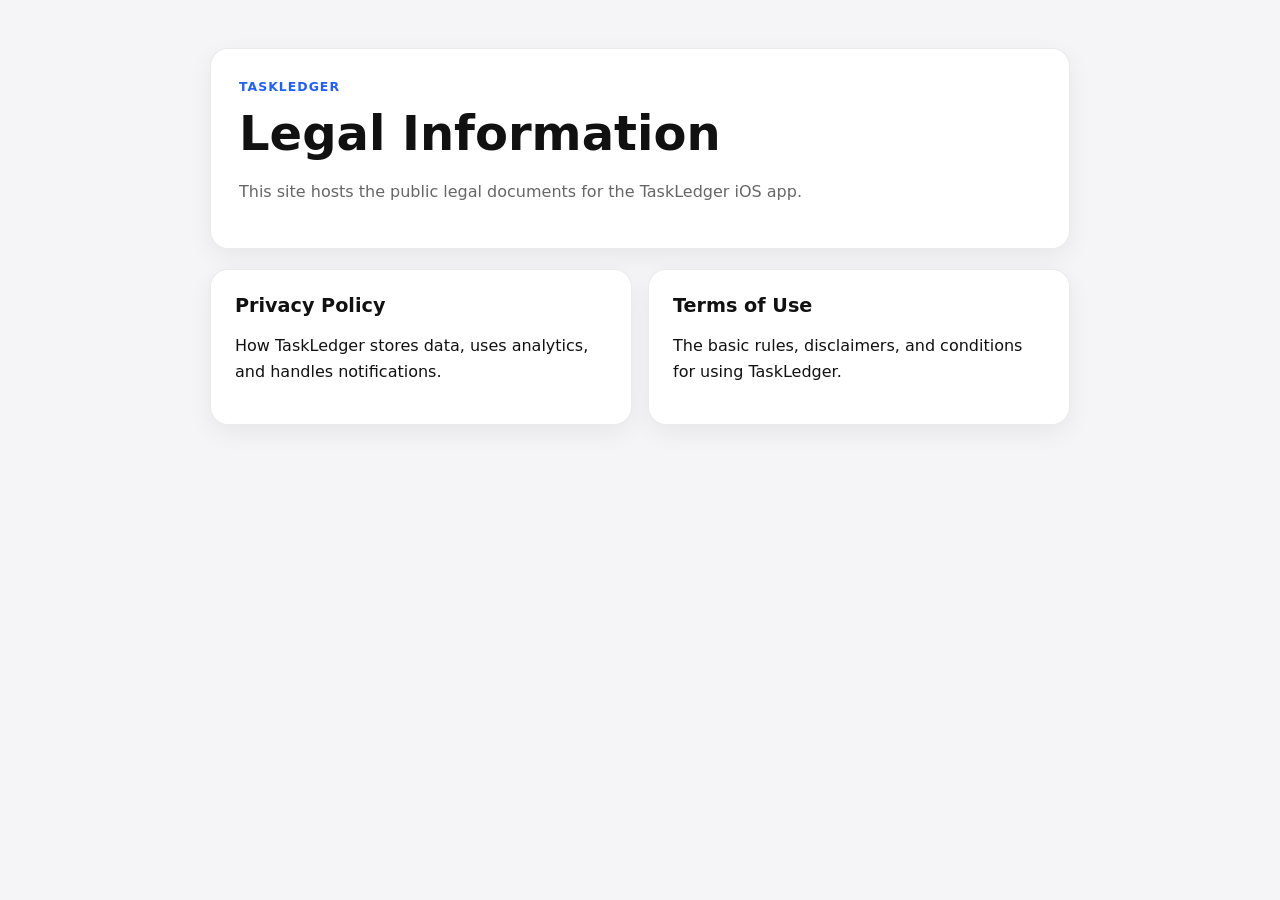
<file: index.html>
<!DOCTYPE html>
<html lang="en">
<head>
    <meta charset="UTF-8">
    <meta name="viewport" content="width=device-width, initial-scale=1.0">
    <title>TaskLedger Legal</title>
    <meta name="description" content="Legal documents for the TaskLedger app.">
    <link rel="stylesheet" href="styles.css">
</head>
<body>
    <main class="container">
        <section class="hero">
            <p class="eyebrow">TaskLedger</p>
            <h1>Legal Information</h1>
            <p class="lead">
                This site hosts the public legal documents for the TaskLedger iOS app.
            </p>
        </section>

        <section class="card-grid">
            <a class="card" href="privacy-policy.html">
                <h2>Privacy Policy</h2>
                <p>How TaskLedger stores data, uses analytics, and handles notifications.</p>
            </a>

            <a class="card" href="terms-of-use.html">
                <h2>Terms of Use</h2>
                <p>The basic rules, disclaimers, and conditions for using TaskLedger.</p>
            </a>
        </section>
    </main>
</body>
</html>
</file>
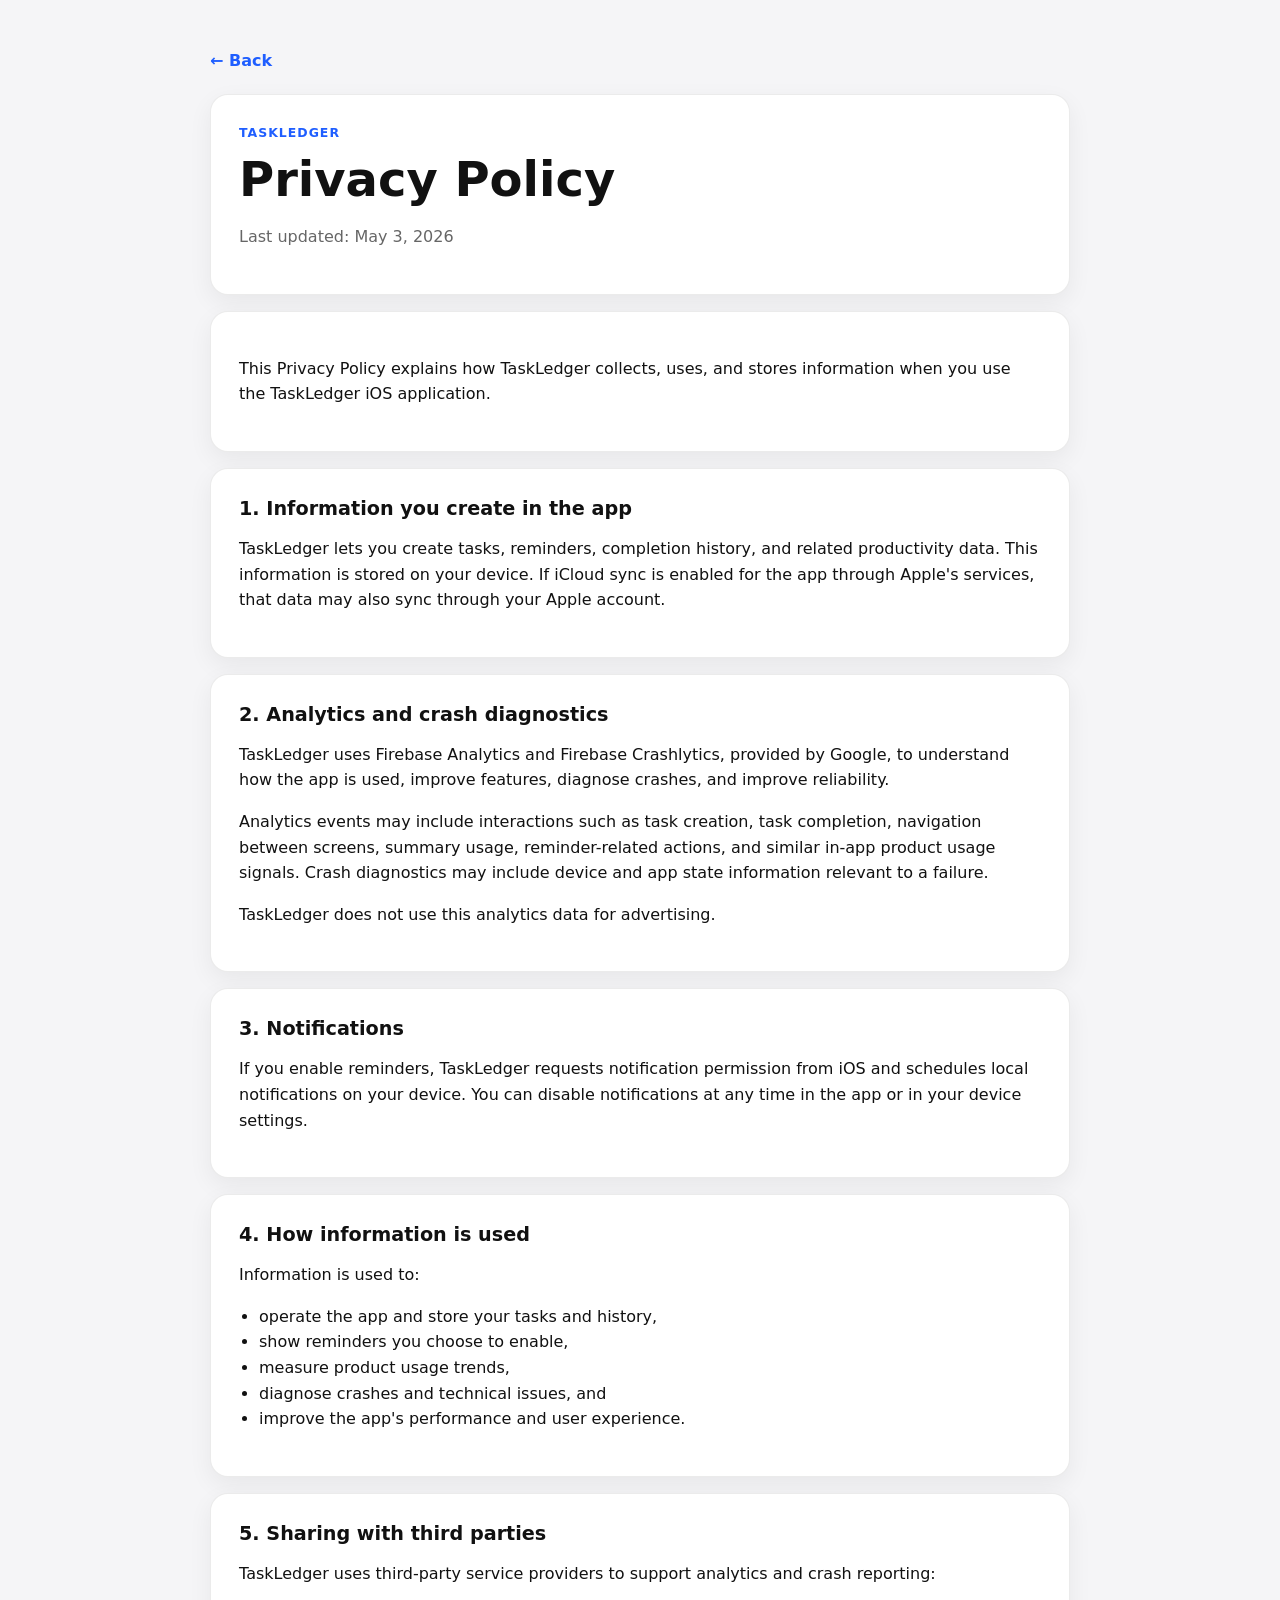
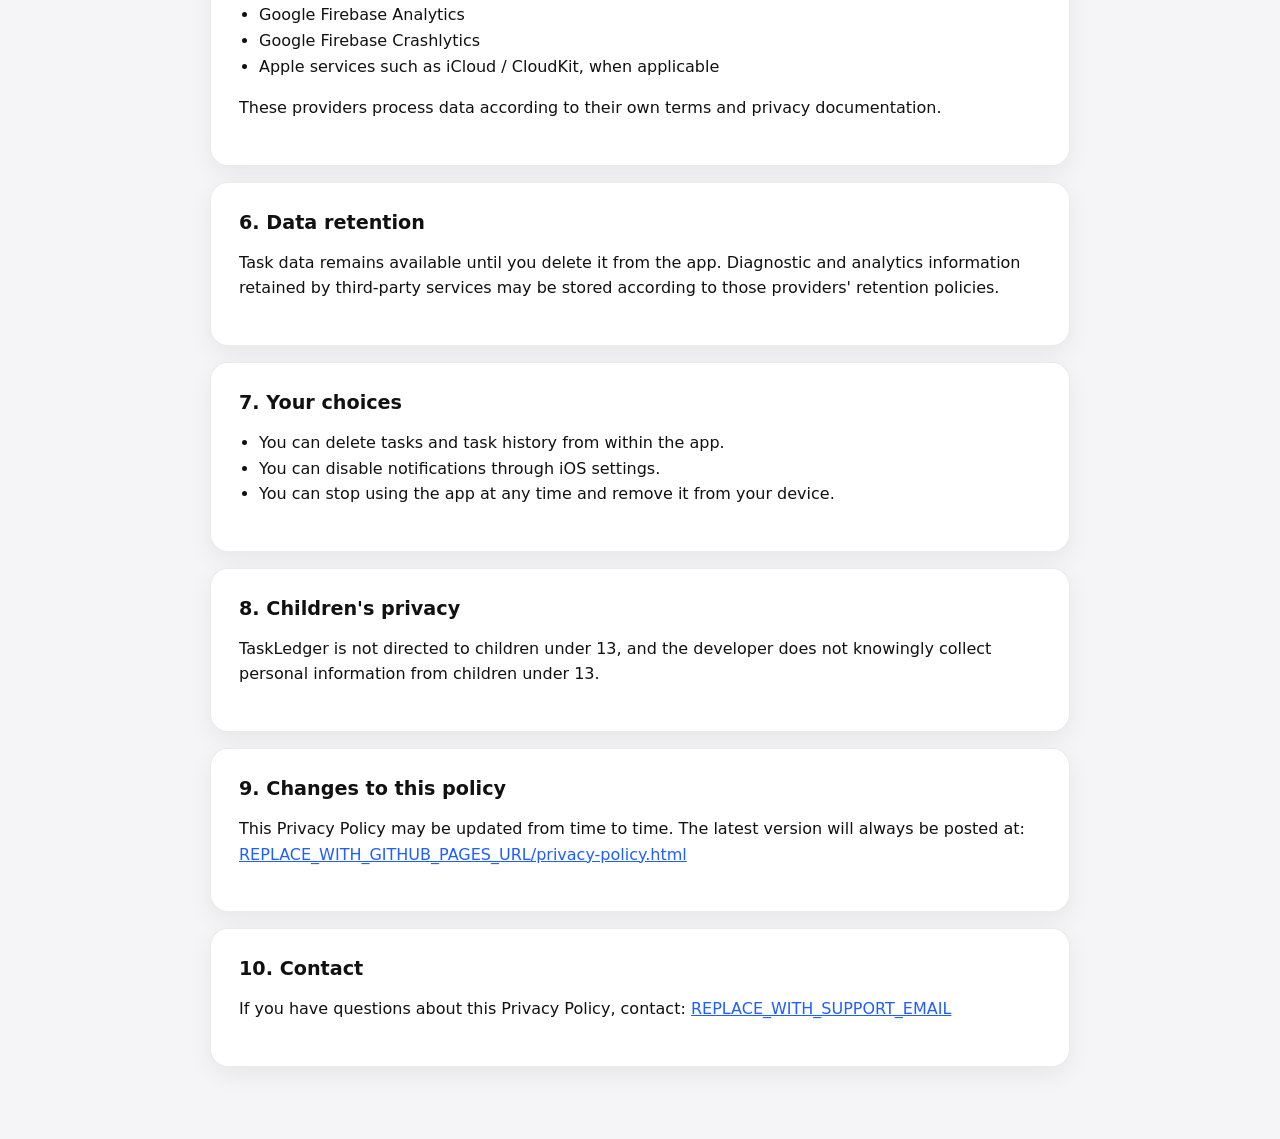
<file: privacy-policy.html>
<!DOCTYPE html>
<html lang="en">
<head>
    <meta charset="UTF-8">
    <meta name="viewport" content="width=device-width, initial-scale=1.0">
    <title>TaskLedger Privacy Policy</title>
    <meta name="description" content="Privacy Policy for the TaskLedger iOS app.">
    <link rel="stylesheet" href="styles.css">
</head>
<body>
    <main class="container legal-page">
        <a class="back-link" href="index.html">&larr; Back</a>

        <header class="page-header">
            <p class="eyebrow">TaskLedger</p>
            <h1>Privacy Policy</h1>
            <p class="muted">Last updated: May 3, 2026</p>
        </header>

        <section>
            <p>
                This Privacy Policy explains how TaskLedger collects, uses, and stores information when you use
                the TaskLedger iOS application.
            </p>
        </section>

        <section>
            <h2>1. Information you create in the app</h2>
            <p>
                TaskLedger lets you create tasks, reminders, completion history, and related productivity data.
                This information is stored on your device. If iCloud sync is enabled for the app through Apple's
                services, that data may also sync through your Apple account.
            </p>
        </section>

        <section>
            <h2>2. Analytics and crash diagnostics</h2>
            <p>
                TaskLedger uses Firebase Analytics and Firebase Crashlytics, provided by Google, to understand how
                the app is used, improve features, diagnose crashes, and improve reliability.
            </p>
            <p>
                Analytics events may include interactions such as task creation, task completion, navigation between
                screens, summary usage, reminder-related actions, and similar in-app product usage signals. Crash
                diagnostics may include device and app state information relevant to a failure.
            </p>
            <p>
                TaskLedger does not use this analytics data for advertising.
            </p>
        </section>

        <section>
            <h2>3. Notifications</h2>
            <p>
                If you enable reminders, TaskLedger requests notification permission from iOS and schedules local
                notifications on your device. You can disable notifications at any time in the app or in your
                device settings.
            </p>
        </section>

        <section>
            <h2>4. How information is used</h2>
            <p>Information is used to:</p>
            <ul>
                <li>operate the app and store your tasks and history,</li>
                <li>show reminders you choose to enable,</li>
                <li>measure product usage trends,</li>
                <li>diagnose crashes and technical issues, and</li>
                <li>improve the app's performance and user experience.</li>
            </ul>
        </section>

        <section>
            <h2>5. Sharing with third parties</h2>
            <p>
                TaskLedger uses third-party service providers to support analytics and crash reporting:
            </p>
            <ul>
                <li>Google Firebase Analytics</li>
                <li>Google Firebase Crashlytics</li>
                <li>Apple services such as iCloud / CloudKit, when applicable</li>
            </ul>
            <p>
                These providers process data according to their own terms and privacy documentation.
            </p>
        </section>

        <section>
            <h2>6. Data retention</h2>
            <p>
                Task data remains available until you delete it from the app. Diagnostic and analytics information
                retained by third-party services may be stored according to those providers' retention policies.
            </p>
        </section>

        <section>
            <h2>7. Your choices</h2>
            <ul>
                <li>You can delete tasks and task history from within the app.</li>
                <li>You can disable notifications through iOS settings.</li>
                <li>You can stop using the app at any time and remove it from your device.</li>
            </ul>
        </section>

        <section>
            <h2>8. Children's privacy</h2>
            <p>
                TaskLedger is not directed to children under 13, and the developer does not knowingly collect
                personal information from children under 13.
            </p>
        </section>

        <section>
            <h2>9. Changes to this policy</h2>
            <p>
                This Privacy Policy may be updated from time to time. The latest version will always be posted at:
                <a href="REPLACE_WITH_GITHUB_PAGES_URL/privacy-policy.html">REPLACE_WITH_GITHUB_PAGES_URL/privacy-policy.html</a>
            </p>
        </section>

        <section>
            <h2>10. Contact</h2>
            <p>
                If you have questions about this Privacy Policy, contact:
                <a href="mailto:REPLACE_WITH_SUPPORT_EMAIL">REPLACE_WITH_SUPPORT_EMAIL</a>
            </p>
        </section>
    </main>
</body>
</html>
</file>
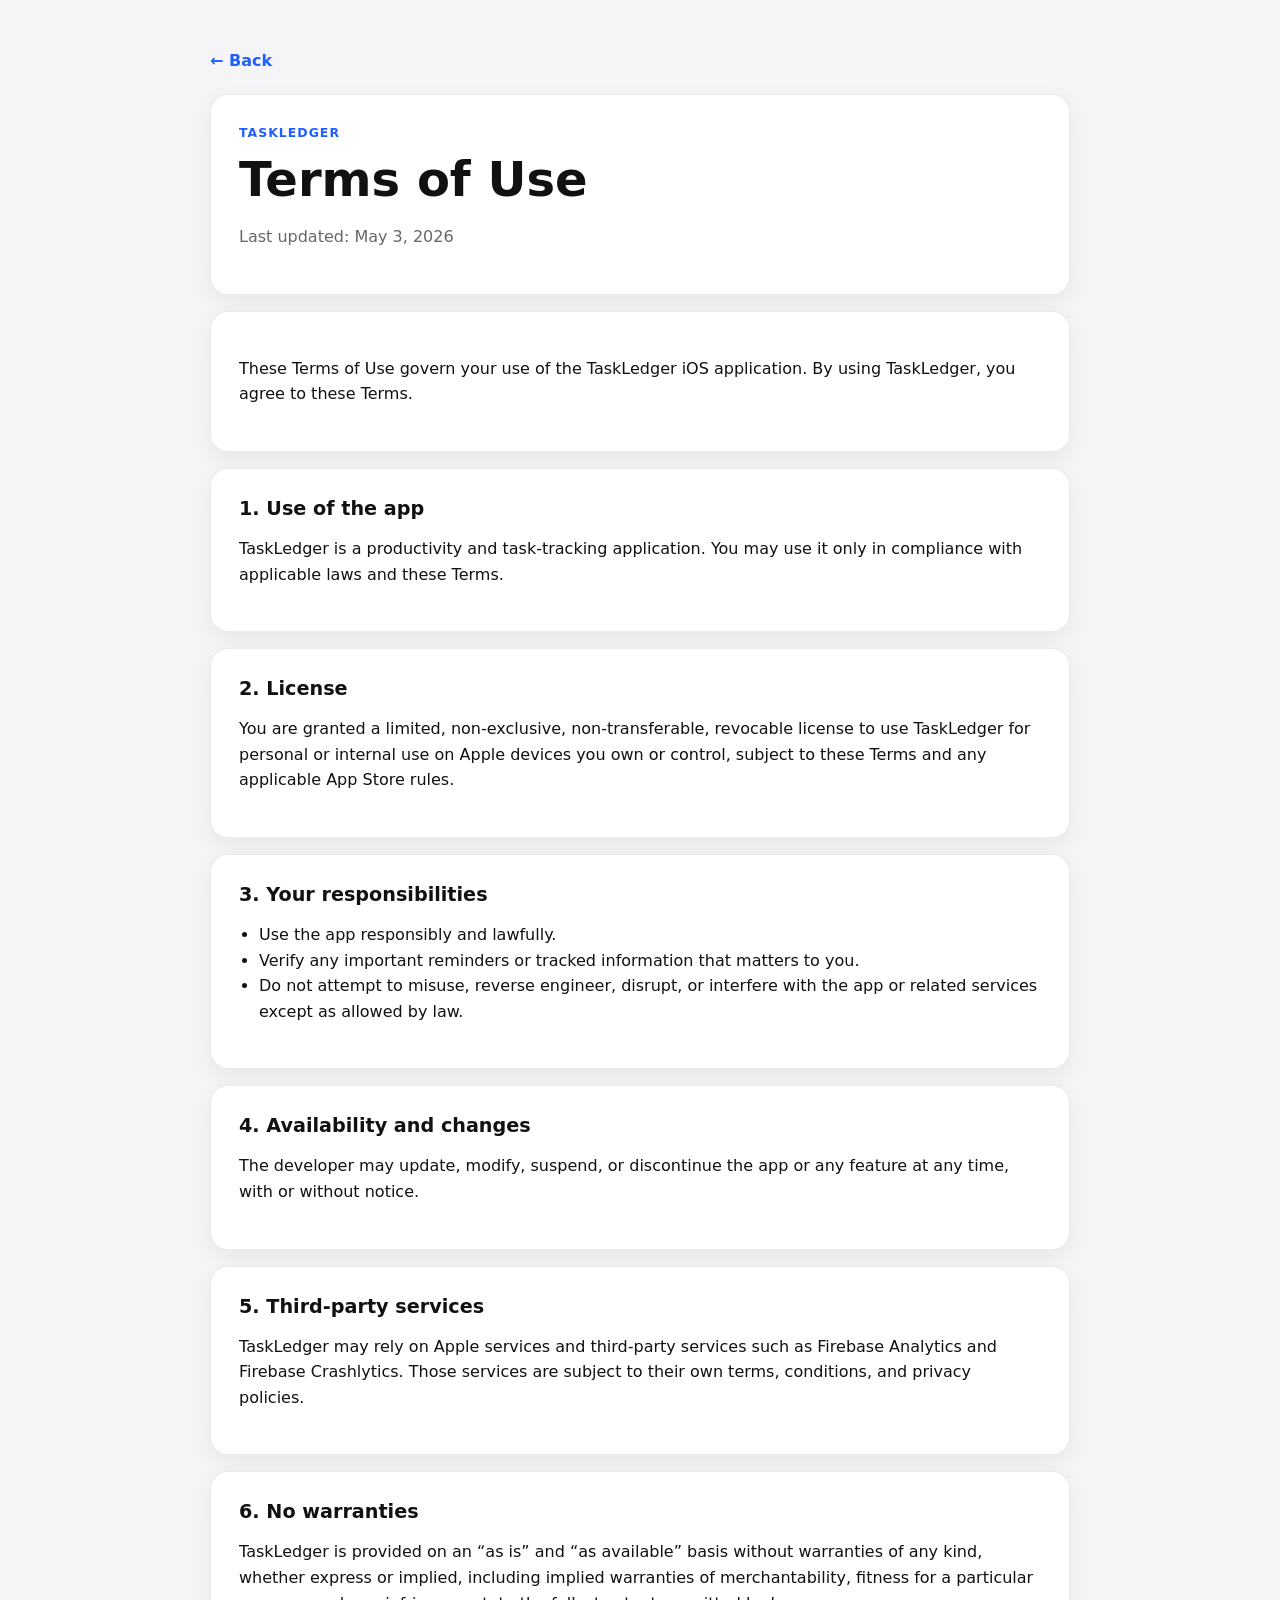
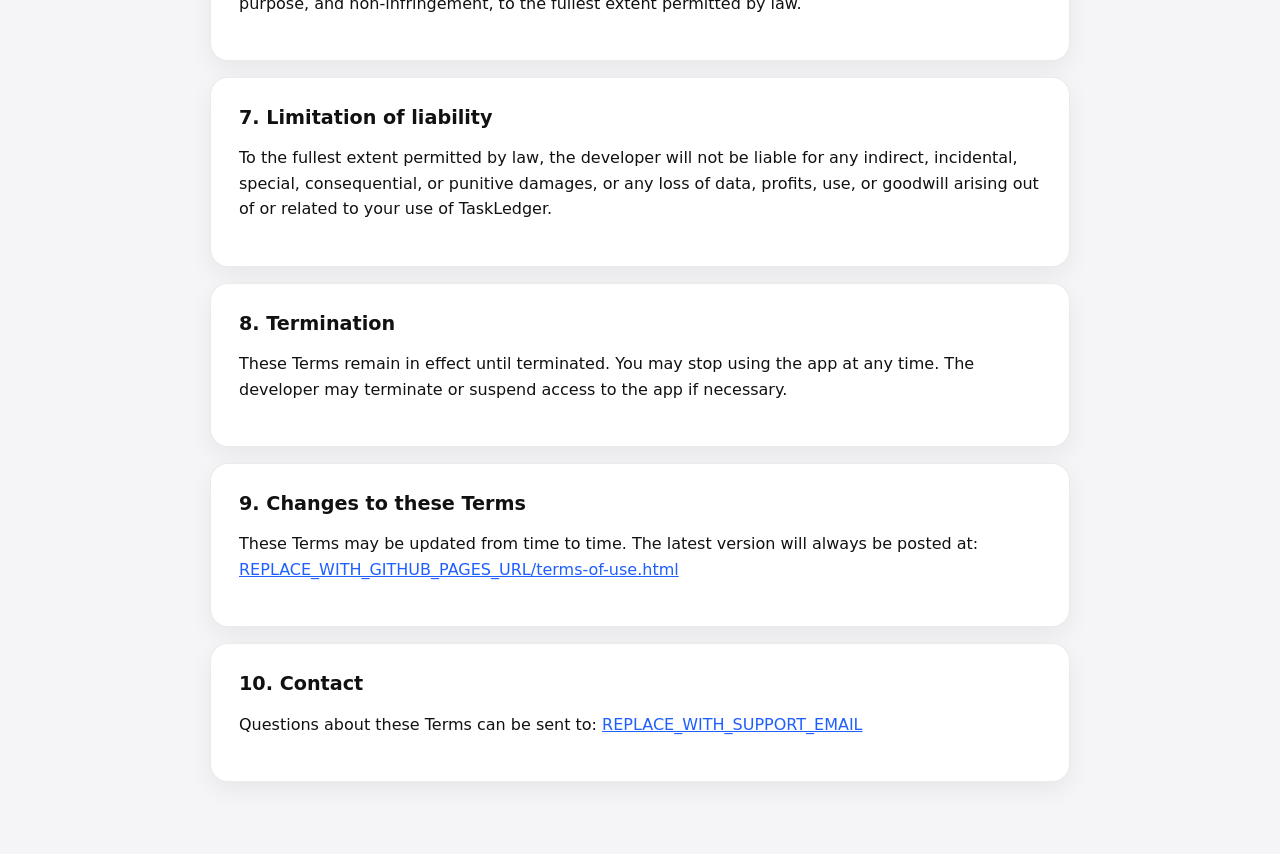
<file: terms-of-use.html>
<!DOCTYPE html>
<html lang="en">
<head>
    <meta charset="UTF-8">
    <meta name="viewport" content="width=device-width, initial-scale=1.0">
    <title>TaskLedger Terms of Use</title>
    <meta name="description" content="Terms of Use for the TaskLedger iOS app.">
    <link rel="stylesheet" href="styles.css">
</head>
<body>
    <main class="container legal-page">
        <a class="back-link" href="index.html">&larr; Back</a>

        <header class="page-header">
            <p class="eyebrow">TaskLedger</p>
            <h1>Terms of Use</h1>
            <p class="muted">Last updated: May 3, 2026</p>
        </header>

        <section>
            <p>
                These Terms of Use govern your use of the TaskLedger iOS application. By using TaskLedger, you
                agree to these Terms.
            </p>
        </section>

        <section>
            <h2>1. Use of the app</h2>
            <p>
                TaskLedger is a productivity and task-tracking application. You may use it only in compliance with
                applicable laws and these Terms.
            </p>
        </section>

        <section>
            <h2>2. License</h2>
            <p>
                You are granted a limited, non-exclusive, non-transferable, revocable license to use TaskLedger
                for personal or internal use on Apple devices you own or control, subject to these Terms and any
                applicable App Store rules.
            </p>
        </section>

        <section>
            <h2>3. Your responsibilities</h2>
            <ul>
                <li>Use the app responsibly and lawfully.</li>
                <li>Verify any important reminders or tracked information that matters to you.</li>
                <li>Do not attempt to misuse, reverse engineer, disrupt, or interfere with the app or related services except as allowed by law.</li>
            </ul>
        </section>

        <section>
            <h2>4. Availability and changes</h2>
            <p>
                The developer may update, modify, suspend, or discontinue the app or any feature at any time,
                with or without notice.
            </p>
        </section>

        <section>
            <h2>5. Third-party services</h2>
            <p>
                TaskLedger may rely on Apple services and third-party services such as Firebase Analytics and
                Firebase Crashlytics. Those services are subject to their own terms, conditions, and privacy
                policies.
            </p>
        </section>

        <section>
            <h2>6. No warranties</h2>
            <p>
                TaskLedger is provided on an &ldquo;as is&rdquo; and &ldquo;as available&rdquo; basis without warranties of any kind,
                whether express or implied, including implied warranties of merchantability, fitness for a
                particular purpose, and non-infringement, to the fullest extent permitted by law.
            </p>
        </section>

        <section>
            <h2>7. Limitation of liability</h2>
            <p>
                To the fullest extent permitted by law, the developer will not be liable for any indirect,
                incidental, special, consequential, or punitive damages, or any loss of data, profits, use, or
                goodwill arising out of or related to your use of TaskLedger.
            </p>
        </section>

        <section>
            <h2>8. Termination</h2>
            <p>
                These Terms remain in effect until terminated. You may stop using the app at any time. The
                developer may terminate or suspend access to the app if necessary.
            </p>
        </section>

        <section>
            <h2>9. Changes to these Terms</h2>
            <p>
                These Terms may be updated from time to time. The latest version will always be posted at:
                <a href="REPLACE_WITH_GITHUB_PAGES_URL/terms-of-use.html">REPLACE_WITH_GITHUB_PAGES_URL/terms-of-use.html</a>
            </p>
        </section>

        <section>
            <h2>10. Contact</h2>
            <p>
                Questions about these Terms can be sent to:
                <a href="mailto:REPLACE_WITH_SUPPORT_EMAIL">REPLACE_WITH_SUPPORT_EMAIL</a>
            </p>
        </section>
    </main>
</body>
</html>
</file>
<file: styles.css>
:root {
    color-scheme: light dark;
    --background: #f5f5f7;
    --surface: #ffffff;
    --text: #111111;
    --muted: #666666;
    --accent: #1f5eff;
    --border: rgba(0, 0, 0, 0.08);
    --shadow: 0 8px 24px rgba(0, 0, 0, 0.06);
}

@media (prefers-color-scheme: dark) {
    :root {
        --background: #0f1115;
        --surface: #171a21;
        --text: #f5f7fa;
        --muted: #a3acb9;
        --accent: #73a3ff;
        --border: rgba(255, 255, 255, 0.08);
        --shadow: none;
    }
}

* {
    box-sizing: border-box;
}

body {
    margin: 0;
    font-family: Inter, ui-sans-serif, system-ui, -apple-system, BlinkMacSystemFont, "Segoe UI", sans-serif;
    background: var(--background);
    color: var(--text);
    line-height: 1.6;
}

a {
    color: var(--accent);
}

.container {
    width: min(860px, calc(100% - 32px));
    margin: 0 auto;
    padding: 48px 0 72px;
}

.hero,
.card,
.legal-page section,
.page-header {
    background: var(--surface);
    border: 1px solid var(--border);
    border-radius: 18px;
    box-shadow: var(--shadow);
}

.hero,
.page-header,
.legal-page section {
    padding: 28px;
}

.eyebrow {
    margin: 0 0 8px;
    color: var(--accent);
    font-weight: 700;
    letter-spacing: 0.08em;
    text-transform: uppercase;
    font-size: 0.78rem;
}

h1,
h2 {
    line-height: 1.2;
}

h1 {
    margin: 0 0 12px;
    font-size: clamp(2rem, 5vw, 3rem);
}

h2 {
    margin-top: 0;
    font-size: 1.2rem;
}

.lead,
.muted {
    color: var(--muted);
}

.card-grid {
    display: grid;
    grid-template-columns: repeat(auto-fit, minmax(240px, 1fr));
    gap: 16px;
    margin-top: 20px;
}

.card {
    display: block;
    padding: 24px;
    text-decoration: none;
    color: inherit;
    transition: transform 0.16s ease, border-color 0.16s ease;
}

.card:hover {
    transform: translateY(-2px);
    border-color: var(--accent);
}

.legal-page {
    display: grid;
    gap: 16px;
}

.back-link {
    display: inline-block;
    margin-bottom: 4px;
    text-decoration: none;
    font-weight: 600;
}

ul {
    padding-left: 20px;
}

code {
    background: rgba(127, 127, 127, 0.12);
    padding: 2px 6px;
    border-radius: 6px;
}
</file>
